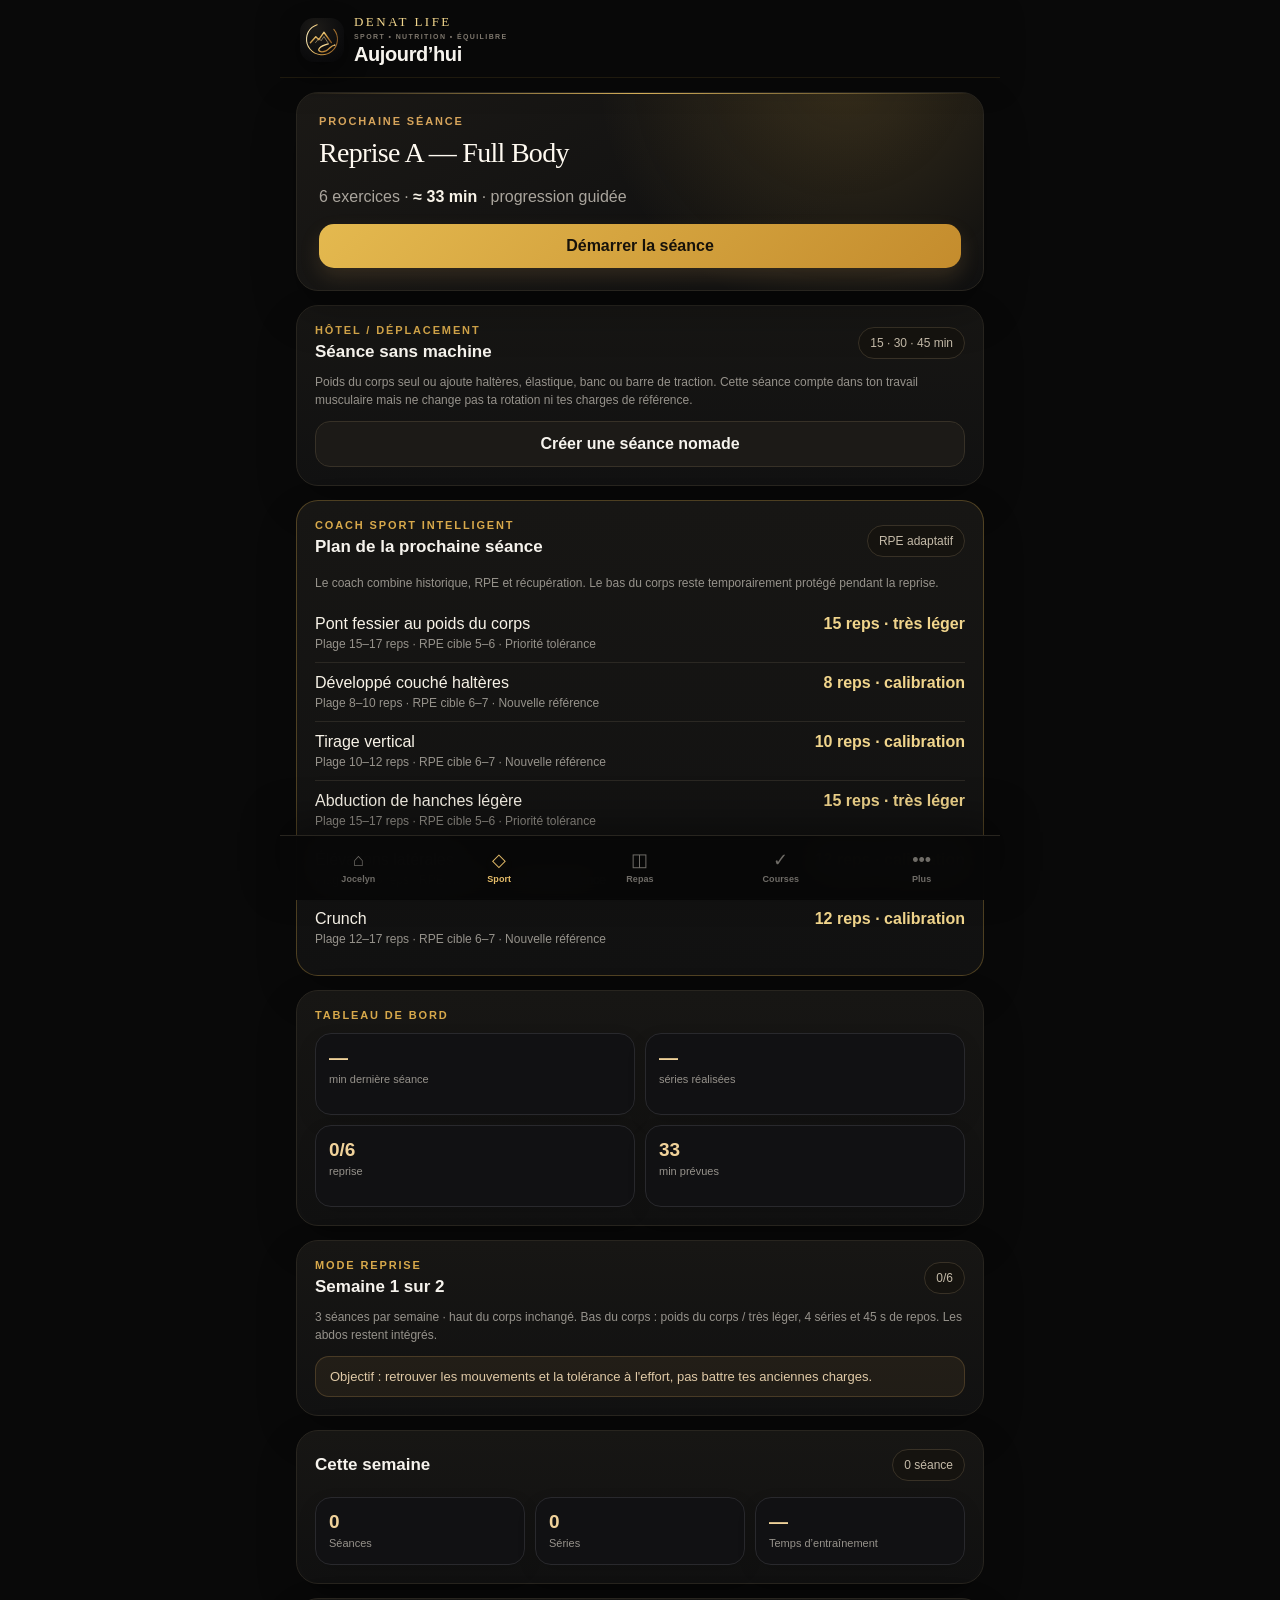
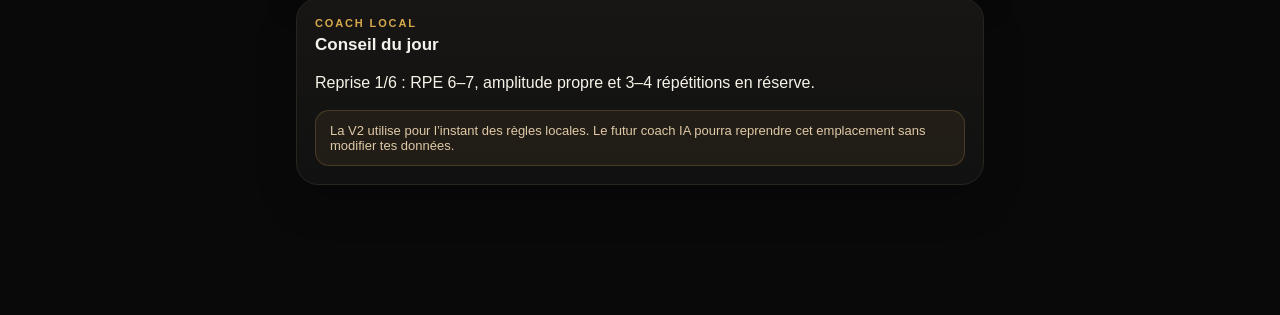
<file: index.html>
<!doctype html>
<html lang="fr">
<head>
  <meta charset="utf-8">
  <meta name="viewport" content="width=device-width, initial-scale=1, viewport-fit=cover">
  <meta name="theme-color" content="#0b0b0c">
  <meta name="apple-mobile-web-app-capable" content="yes">
  <meta name="apple-mobile-web-app-status-bar-style" content="black-translucent">
  <meta name="apple-mobile-web-app-title" content="Denat Life">
  <link rel="icon" href="brand-logo-v5.svg?v=43.2" type="image/svg+xml">
  <link rel="apple-touch-icon" sizes="192x192" href="icon-192.png?v=43.2">
  <link rel="manifest" href="manifest.json">
  <link rel="stylesheet" href="styles.css">
  <link rel="stylesheet" href="denat-life-theme.css">
  <link rel="stylesheet" href="meals-warm-v1.css">
  <link rel="stylesheet" href="brand-v11.css">
  <title>Denat Life — Sport, repas & quotidien</title>
</head>
<body>
  <div id="app">
    <header class="topbar"><div class="brand-lockup"><img class="brand-logo" src="brand-logo-v5.svg?v=43.2" alt="Denat Life"><div><div class="eyebrow">DENAT LIFE</div><div class="brand-tagline">SPORT • NUTRITION • ÉQUILIBRE</div><h1 id="screen-title">Sport</h1></div></div><button id="install-btn" class="ghost hidden" type="button">Installer</button></header>
    <main id="view" class="view"><section class="card"><div class="eyebrow">DENAT LIFE</div><p class="muted">Chargement de votre espace…</p></section></main>
    <nav class="tabbar" aria-label="Navigation principale"><button class="tab" data-route="settings"><span>⌂</span><small>Nous</small></button><button class="tab active" data-route="today"><span>◇</span><small>Sport</small></button><button class="tab" data-route="meals"><span>◫</span><small>Repas</small></button><button class="tab" data-route="courses"><span>✓</span><small>Courses</small></button><button class="tab" data-route="more"><span>•••</span><small>Plus</small></button></nav>
  </div>
  <div id="timer-sheet" class="sheet hidden" role="dialog" aria-modal="true"><div class="sheet-card"><div class="eyebrow">REPOS</div><div id="timer-value" class="timer-value">01:30</div><div class="timer-actions"><button id="timer-minus" class="secondary" type="button">−15 s</button><button id="timer-skip" class="primary" type="button">Terminer</button><button id="timer-plus" class="secondary" type="button">+15 s</button></div></div></div>
  <script src="cloud-state.js?v=43.2"></script><script src="boot.js?v=43.2"></script>
</body>
</html>
</file>
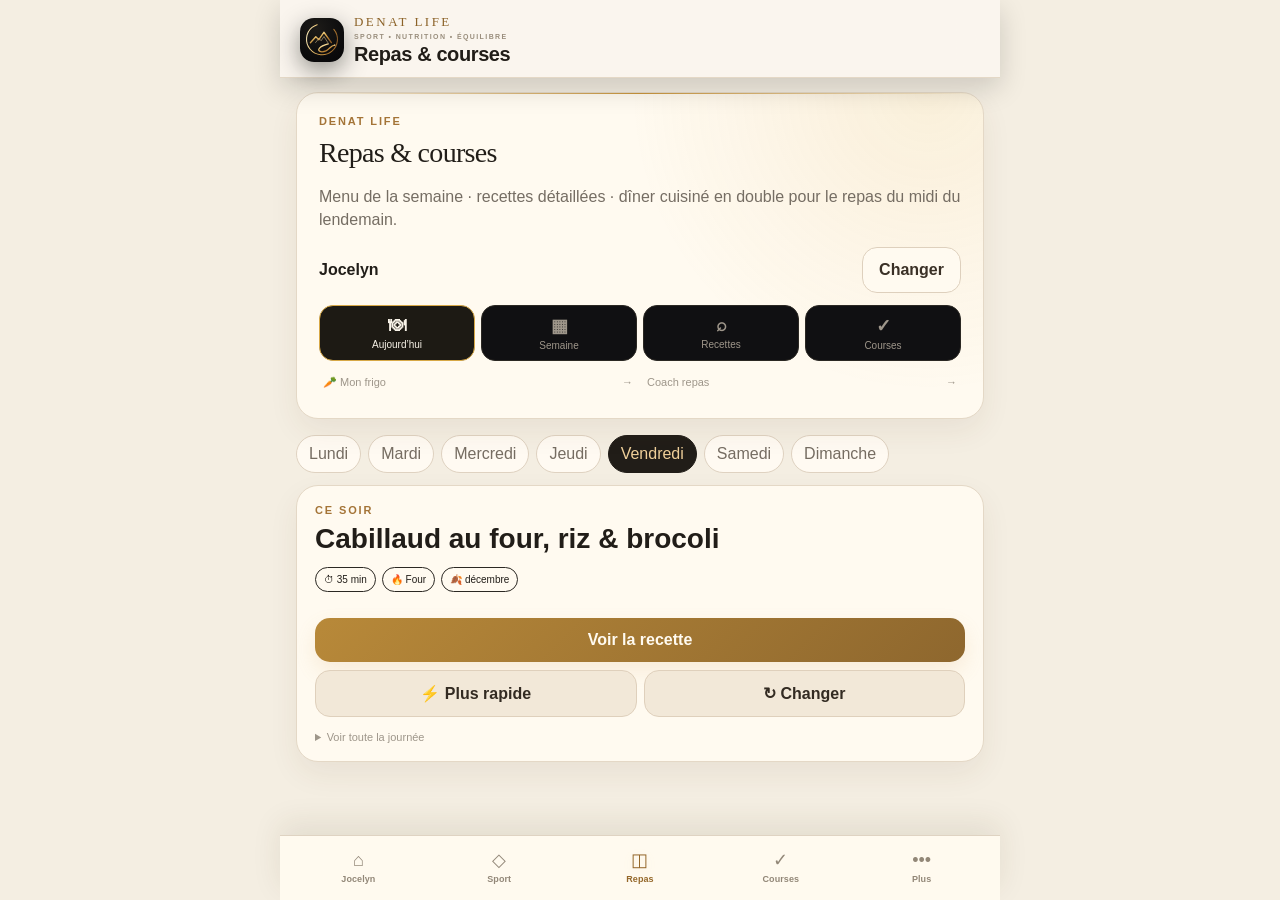
<file: repas/index.html>
<!doctype html><html lang="fr"><head><meta charset="utf-8"><meta name="viewport" content="width=device-width,initial-scale=1"><title>Denat Life — Repas & courses</title><link rel="icon" href="../brand-logo.svg" type="image/svg+xml"></head><body><script>const q=new URLSearchParams(location.search);q.set('view','meals');location.replace('../?'+q.toString());</script></body></html>
</file>
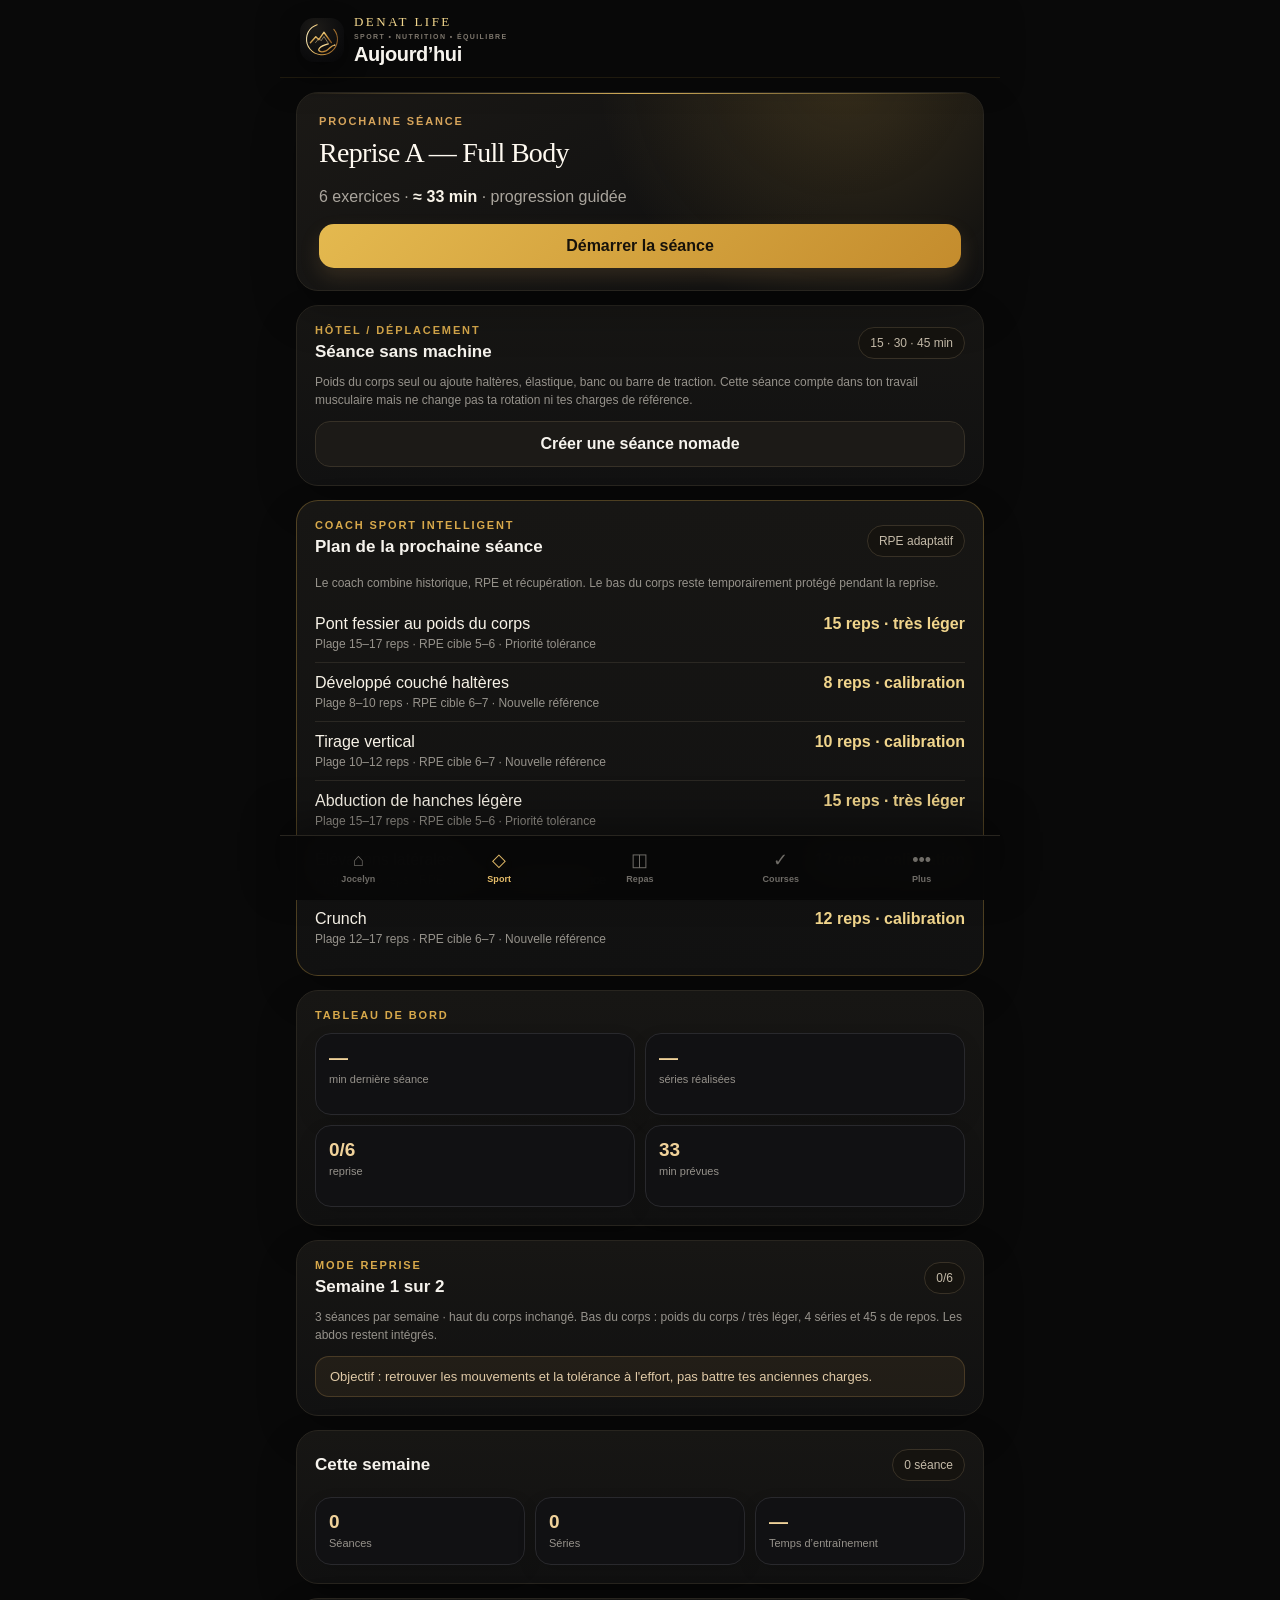
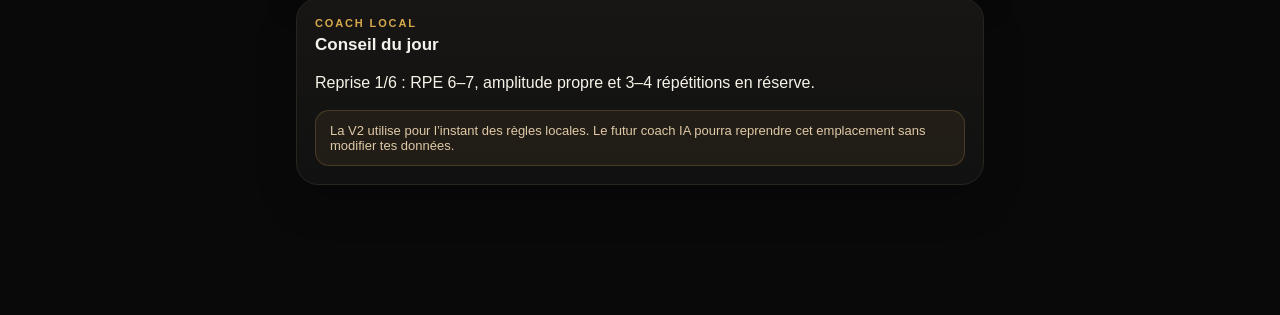
<file: sport/index.html>
<!doctype html><html lang="fr"><head><meta charset="utf-8"><meta name="viewport" content="width=device-width,initial-scale=1"><title>Denat Life — Sport</title><link rel="icon" href="../brand-logo.svg" type="image/svg+xml"></head><body><script>const q=new URLSearchParams(location.search);q.set('view','sport');location.replace('../?'+q.toString());</script></body></html>
</file>
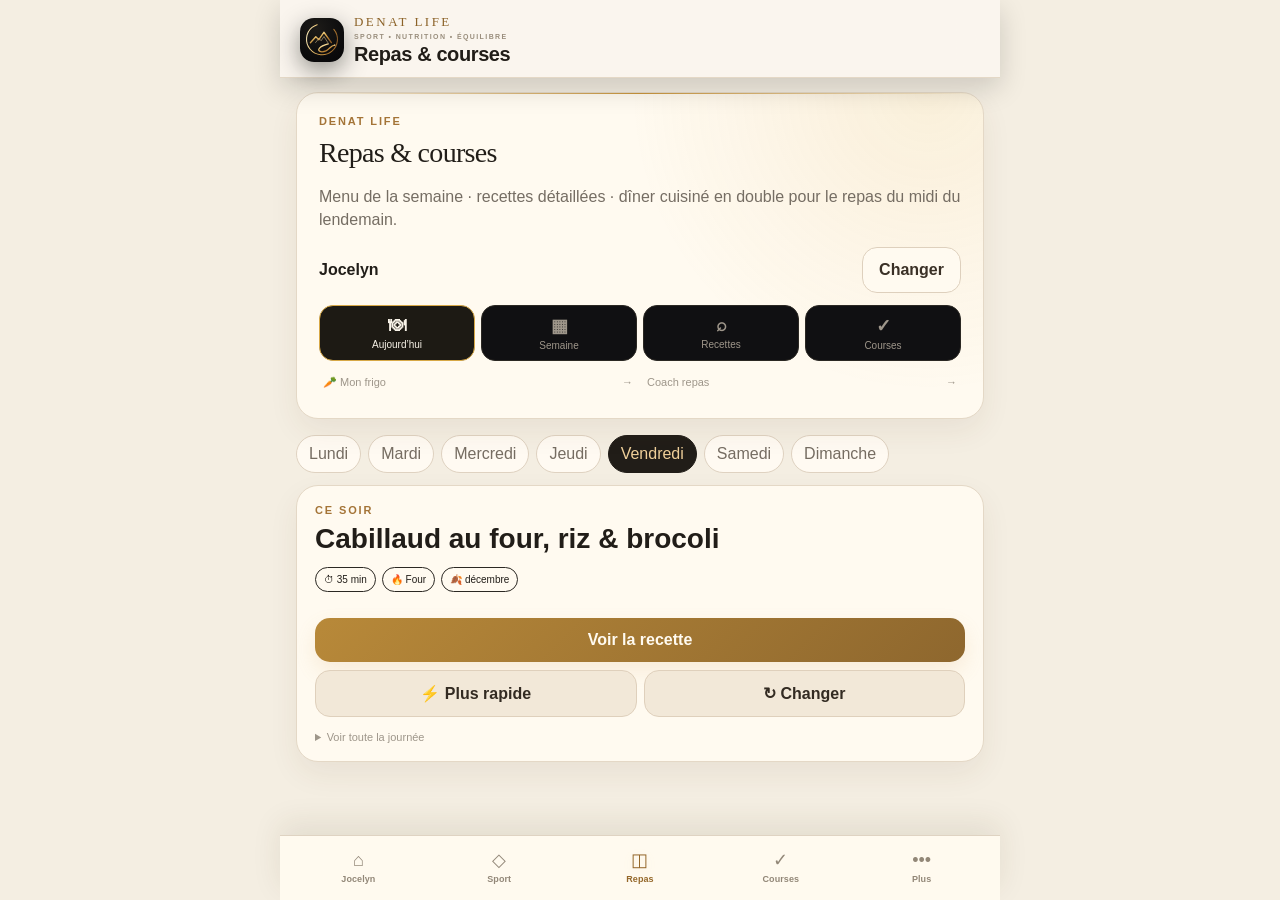
<file: repas.html>
<!doctype html><html lang="fr"><head><meta charset="utf-8"><meta name="viewport" content="width=device-width,initial-scale=1"><title>Denat Life — Repas & courses</title></head><body><script>const q=new URLSearchParams(location.search);q.set('view','meals');location.replace('./?'+q.toString());</script></body></html>
</file>
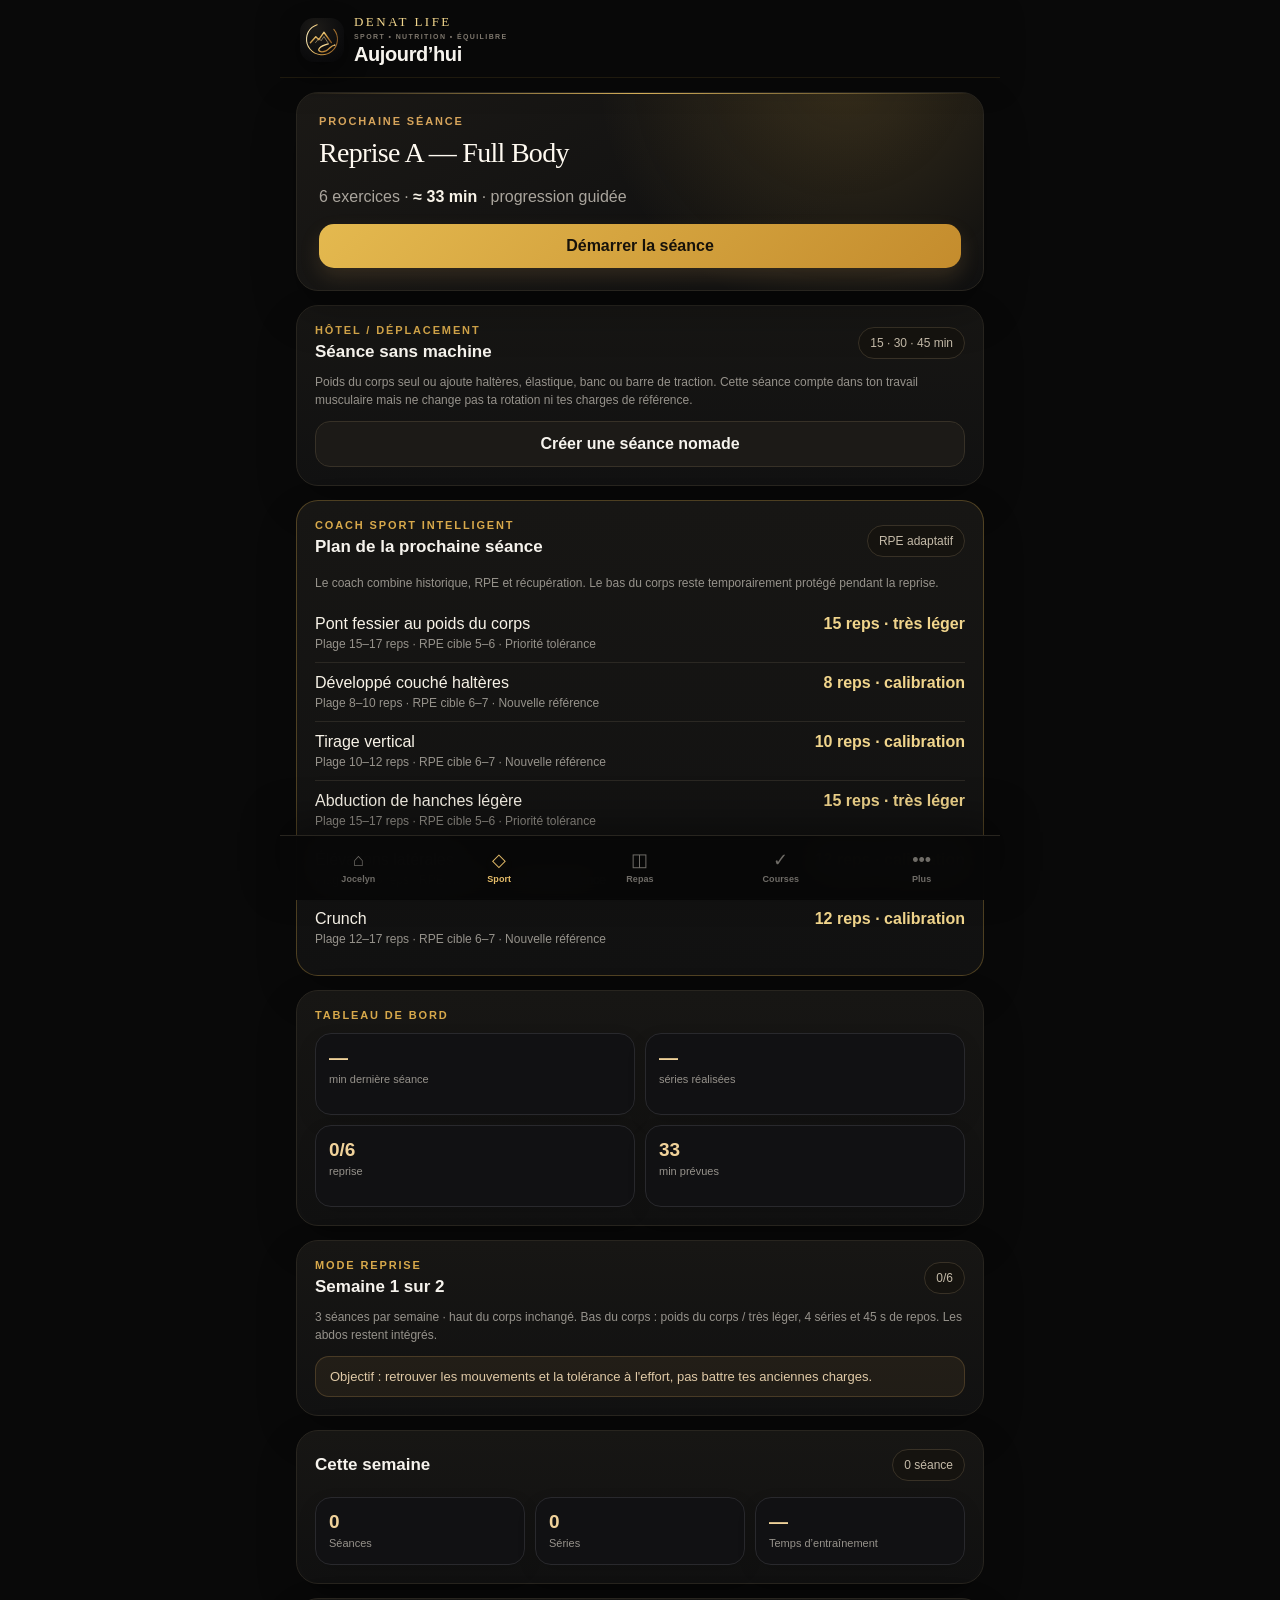
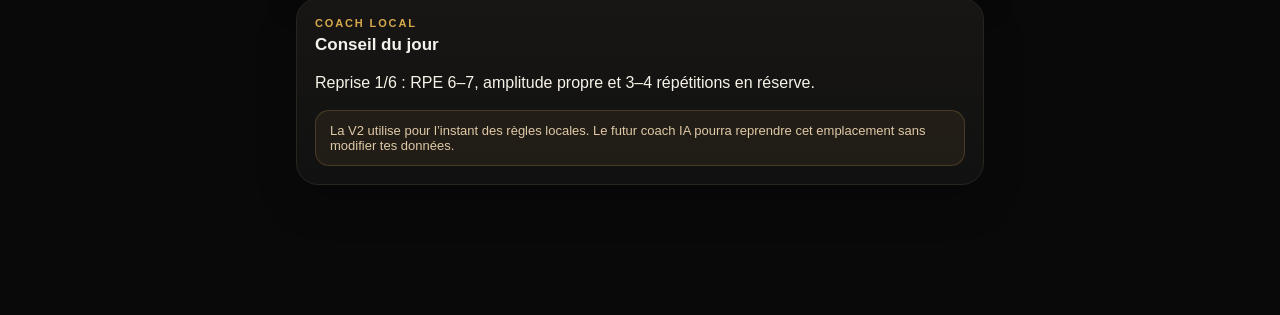
<file: sport.html>
<!doctype html><html lang="fr"><head><meta charset="utf-8"><meta name="viewport" content="width=device-width,initial-scale=1"><title>Denat Life — Sport</title></head><body><script>const q=new URLSearchParams(location.search);q.set('view','sport');location.replace('./?'+q.toString());</script></body></html>
</file>
<file: styles.css>
:root{
  --bg:#08111f;
  --panel:#111a28;
  --panel2:#162337;
  --text:#f7fbff;
  --muted:#98a7bb;
  --line:#26364b;
  --accent:#3b82f6;
  --accent2:#93c5fd;
  --danger:#e36f6f;
  --ok:#7ec995;
  --radius:22px;
  --safe-bottom:env(safe-area-inset-bottom, 0px);
}
*{box-sizing:border-box}
html,body{margin:0;background:var(--bg);color:var(--text);font-family:-apple-system,BlinkMacSystemFont,"SF Pro Display","Segoe UI",sans-serif}
body{min-height:100vh}
button,input,select,textarea{font:inherit}
button{cursor:pointer}
#app{max-width:720px;margin:0 auto;min-height:100vh;padding-bottom:calc(88px + var(--safe-bottom))}
.topbar{position:sticky;top:0;z-index:8;display:flex;justify-content:space-between;align-items:flex-end;padding:calc(18px + env(safe-area-inset-top,0px)) 20px 14px;background:linear-gradient(180deg,rgba(8,17,31,.98),rgba(8,17,31,.92),rgba(8,17,31,0));backdrop-filter:blur(10px)}
.brand-lockup{display:flex;align-items:center;gap:12px;min-width:0}.brand-logo{width:48px;height:48px;border-radius:14px;display:block;box-shadow:0 8px 22px rgba(0,0,0,.26);flex:0 0 auto}
.eyebrow{font-size:11px;letter-spacing:.18em;color:var(--accent2);font-weight:800}
h1{margin:3px 0 0;font-size:32px;line-height:1.05}
h2{font-size:22px;margin:0}
h3{font-size:17px;margin:0}
p{line-height:1.45}
.view{padding:8px 16px 28px}
.card{background:linear-gradient(180deg,var(--panel2),var(--panel));border:1px solid var(--line);border-radius:var(--radius);padding:18px;margin-bottom:14px;box-shadow:0 18px 44px rgba(0,0,0,.16)}
.hero{padding:22px}
.hero-title{font-size:28px;font-weight:800;margin:10px 0 6px}
.muted{color:var(--muted)}
.stat-grid{display:grid;grid-template-columns:repeat(3,1fr);gap:10px;margin-top:16px}
.stat{background:#0b1422;border:1px solid var(--line);border-radius:16px;padding:13px}
.stat b{display:block;font-size:19px}
.stat span{font-size:11px;color:var(--muted)}
.primary,.secondary,.ghost,.danger{border:0;border-radius:15px;padding:13px 16px;font-weight:750}
.primary{background:var(--accent);color:white}
.secondary{background:#1b2a40;color:var(--text);border:1px solid #314764}
.ghost{background:transparent;color:var(--text);border:1px solid var(--line)}
.danger{background:rgba(227,111,111,.14);color:#ffaaaa;border:1px solid rgba(227,111,111,.32)}
.hidden{display:none!important}
.full{width:100%}
.row{display:flex;align-items:center;justify-content:space-between;gap:12px}
.stack{display:flex;flex-direction:column;gap:10px}
.pill{display:inline-flex;align-items:center;gap:7px;border:1px solid var(--line);background:#0b1422;border-radius:999px;padding:8px 11px;color:var(--muted);font-size:12px}
.list-item{display:flex;justify-content:space-between;align-items:center;gap:14px;padding:14px 0;border-bottom:1px solid var(--line)}
.list-item:last-child{border-bottom:0}
.exercise-title{font-weight:760}
.exercise-meta{font-size:12px;color:var(--muted);margin-top:4px}
.tabbar{position:fixed;bottom:0;left:50%;transform:translateX(-50%);z-index:12;width:min(720px,100%);display:grid;grid-template-columns:repeat(4,1fr);padding:9px 8px calc(9px + var(--safe-bottom));background:rgba(10,19,33,.96);border-top:1px solid var(--line);backdrop-filter:blur(18px)}
.tab{border:0;background:transparent;color:#6f8096;display:flex;flex-direction:column;align-items:center;gap:3px;padding:7px 4px}
.tab span{font-size:18px}
.tab small{font-size:10px}
.tab.active{color:var(--accent2)}
.field{display:flex;flex-direction:column;gap:7px}
.field label{font-size:12px;color:var(--muted)}
input,select,textarea{width:100%;background:#0b1422;color:var(--text);border:1px solid var(--line);border-radius:14px;padding:13px;outline:none}
input:focus,select:focus,textarea:focus{border-color:var(--accent)}
.form-grid{display:grid;grid-template-columns:1fr 1fr;gap:10px}
.set-row{display:grid;grid-template-columns:38px 1fr 1fr 1fr 44px;gap:8px;align-items:center;padding:8px 0}
.set-row .num{width:34px;height:34px;border-radius:50%;display:grid;place-items:center;background:#1b2a40;color:var(--muted);font-size:12px}
.set-row input{padding:11px 8px;text-align:center}
.set-row .check{width:42px;height:42px;border-radius:12px;border:1px solid var(--line);background:#0b1422;color:var(--muted)}
.set-row .check.done{background:var(--ok);color:#08150c;border-color:transparent}
.exercise-card{padding:15px;margin-bottom:12px;border:1px solid var(--line);border-radius:18px;background:#0f1928}
.progress-wrap{height:190px;margin-top:12px}
canvas{width:100%;height:100%;display:block}
.kpi{font-size:28px;font-weight:850}
.badge-ok{color:var(--ok)}
.badge-warn{color:var(--accent2)}
.sheet{position:fixed;inset:0;z-index:40;background:rgba(0,0,0,.68);display:flex;align-items:flex-end;justify-content:center;padding:16px 16px calc(16px + var(--safe-bottom))}
.sheet-card{width:min(680px,100%);border:1px solid var(--line);border-radius:28px;background:#101b2b;padding:26px;text-align:center}
.timer-value{font-variant-numeric:tabular-nums;font-size:62px;font-weight:850;margin:16px 0}
.timer-actions{display:grid;grid-template-columns:1fr 1.2fr 1fr;gap:8px}
.notice{padding:12px 14px;border-radius:14px;background:rgba(59,130,246,.10);border:1px solid rgba(59,130,246,.28);color:#cfe3ff;font-size:13px}
.small{font-size:12px}
.empty{text-align:center;padding:30px 12px;color:var(--muted)}
.segment{display:grid;grid-template-columns:repeat(3,1fr);gap:6px;background:#0b1422;border:1px solid var(--line);padding:5px;border-radius:15px}
.segment button{border:0;background:transparent;color:var(--muted);padding:9px;border-radius:11px}
.segment button.active{background:#20324a;color:var(--text)}
hr{border:0;border-top:1px solid var(--line);margin:16px 0}
@media(max-width:420px){
  .brand-logo{width:42px;height:42px;border-radius:12px}
  h1{font-size:29px}
  .stat-grid{grid-template-columns:1fr 1fr}
  .set-row{grid-template-columns:30px 1fr 1fr 1fr 40px;gap:5px}
  .form-grid{grid-template-columns:1fr}
}
</file>
<file: denat-life-theme.css>
:root{
  --bg:#0b0b0c;
  --panel:#151517;
  --panel2:#1c1c1f;
  --text:#f6f3ed;
  --muted:#95928c;
  --line:#2b2b2f;
  --accent:#d6a45b;
  --accent2:#f0d29a;
  --gold:#d6a45b;
  --danger:#e36f6f;
  --ok:#7ec995;
}
html,body{background:radial-gradient(circle at top,#171719 0%,#0b0b0c 48%,#080809 100%)!important;color:var(--text)!important}
body{background-attachment:fixed!important}
#app{background:transparent!important}
.topbar{align-items:center!important;background:linear-gradient(180deg,rgba(11,11,12,.98),rgba(11,11,12,.94),rgba(11,11,12,.78))!important;border-bottom:1px solid rgba(214,164,91,.08)!important;box-shadow:0 10px 28px rgba(0,0,0,.16)!important;backdrop-filter:blur(18px)!important;padding-bottom:12px!important}
.brand-lockup{gap:11px!important}.brand-logo{width:48px!important;height:48px!important;border-radius:15px!important;box-shadow:0 10px 26px rgba(0,0,0,.36)!important}.eyebrow{font-size:11px!important;letter-spacing:.17em!important;color:var(--accent)!important;font-weight:850!important}.brand-tagline{font-size:8px!important;letter-spacing:.24em!important;color:#8f8a82!important;font-weight:800!important;margin-top:3px!important}.topbar h1{font-size:24px!important;line-height:1.1!important;font-weight:760!important;color:#f6f3ed!important;margin-top:5px!important}
.view{padding-top:14px!important}
.card{background:linear-gradient(180deg,#1b1b1e,#141416)!important;border:1px solid #29292d!important;box-shadow:0 18px 42px rgba(0,0,0,.20)!important;border-radius:22px!important}
.hero{background:linear-gradient(145deg,#202024 0%,#171719 68%,#111113 100%)!important;border:1px solid rgba(214,164,91,.18)!important;color:#f6f3ed!important;box-shadow:0 20px 44px rgba(0,0,0,.26)!important;position:relative!important;overflow:hidden!important}
.hero:before{content:"";position:absolute;left:0;right:0;top:0;height:3px;background:linear-gradient(90deg,#8b6232,#d6a45b,#f0d29a,#8b6232)}
.hero .eyebrow{color:#d6a45b!important}.hero .muted,.hero p{color:#aaa59d!important}.hero .hero-title,.hero h2,.hero h3{color:#fffaf1!important}.hero .ff-switch{background:#111113!important;border-color:#2b2b2f!important}.hero .ff-switch button{color:#a8a49d!important}.hero .ff-switch button.active{background:linear-gradient(135deg,#d6a45b,#b98544)!important;color:#17120b!important;box-shadow:0 6px 16px rgba(214,164,91,.18)!important}
.primary{background:linear-gradient(135deg,#d6a45b,#b98544)!important;color:#17120b!important;box-shadow:0 9px 20px rgba(214,164,91,.16)!important}.secondary{background:#242428!important;color:#f6f3ed!important;border:1px solid #343439!important}.ghost{background:#141416!important;color:#ece7de!important;border:1px solid #303035!important}.danger{background:rgba(227,111,111,.12)!important;color:#ffaaaa!important;border:1px solid rgba(227,111,111,.28)!important}
.stat,.exercise-card,.ff-insight,.ff-warm,.ff-portion,.ff-budget>div{background:#111113!important;border-color:#29292d!important;color:#f6f3ed!important;box-shadow:0 8px 20px rgba(0,0,0,.10)!important}.stat b,.kpi{color:#f0d29a!important}.stat span,.exercise-meta,.muted,.small{color:#96928b!important}.pill{background:#111113!important;border-color:#2e2e33!important;color:#aaa59d!important}.notice{background:rgba(214,164,91,.08)!important;border-color:rgba(214,164,91,.22)!important;color:#dfc9a6!important}
input,select,textarea{background:#0f0f11!important;color:#f6f3ed!important;border-color:#2d2d31!important}input:focus,select:focus,textarea:focus{border-color:#d6a45b!important;box-shadow:0 0 0 3px rgba(214,164,91,.08)!important}
.set-row .num{background:#252529!important;color:#a19c94!important}.set-row .check{background:#111113!important;border-color:#303035!important}.set-row .check.done{background:#7ec995!important;color:#08150c!important}
.segment,.ff-switch{background:#111113!important;border-color:#2b2b2f!important}.segment button,.ff-switch button{color:#98948d!important}.segment button.active,.ff-switch button.active{background:#26262a!important;color:#f0d29a!important;box-shadow:inset 0 0 0 1px rgba(214,164,91,.18)!important}
.ff-days button{background:#121214!important;border-color:#2d2d31!important;color:#9d9992!important}.ff-days button.active{background:linear-gradient(135deg,#d6a45b,#b98544)!important;color:#17120b!important;border-color:transparent!important}.ff-shop{border-color:#27272b!important}.ff-shop.done span{color:#68655f!important}.ff-price{color:#f0d29a!important}.ff-program-main .ff-thumb,.ff-thumb{background:#151517!important;border-color:#2e2e33!important;color:#d6a45b!important}
.ff-modal{background:rgba(0,0,0,.70)!important}.ff-modal-card,.sheet-card{background:#171719!important;color:#f6f3ed!important;border-color:#303035!important}.ff-modal-visual{background:#111113!important;border-color:#2f2f34!important;color:#d6a45b!important}
.tabbar{grid-template-columns:repeat(5,1fr)!important;background:rgba(14,14,16,.97)!important;border-top:1px solid #2b2b2f!important;box-shadow:0 -12px 28px rgba(0,0,0,.26)!important}.tab{color:#6f6c67!important}.tab span{font-size:19px!important}.tab.active{color:#f0d29a!important}.tab.active span{filter:drop-shadow(0 3px 5px rgba(214,164,91,.16))}.tab small{font-weight:680!important}
.ff-sync-status{color:#8f8b84!important}.row h3,h2,h3{color:#f6f3ed!important}.ff-week{border-color:#28282c!important}
@media(max-width:420px){.brand-logo{width:44px!important;height:44px!important;border-radius:13px!important}.topbar h1{font-size:22px!important}.brand-tagline{font-size:7px!important}.card{border-radius:19px!important}.tab small{font-size:8.5px!important}}
</file>
<file: meals-warm-v1.css>
body.meals-theme{background:#f4efe6!important;color:#211d18!important}
body.meals-theme .topbar{background:#f8f3eb!important;border-color:#e4d8c7!important}
body.meals-theme .topbar h1,body.meals-theme h2,body.meals-theme h3{color:#211d18!important}
body.meals-theme .card,body.meals-theme .hero{background:#fffaf1!important;border-color:#e4d8c7!important;color:#211d18!important}
body.meals-theme .hero .hero-title,body.meals-theme .hero h2,body.meals-theme .hero h3{color:#211d18!important}
body.meals-theme .hero p,body.meals-theme .hero .muted,body.meals-theme .muted,body.meals-theme .small{color:#756d63!important}
body.meals-theme .eyebrow{color:#a47437!important}
body.meals-theme .ff-switch,body.meals-theme .hero .ff-switch{background:#f2eadf!important;border-color:#e2d5c4!important}
body.meals-theme .ff-switch button,body.meals-theme .hero .ff-switch button{color:#756c61!important}
body.meals-theme .ff-switch button.active,body.meals-theme .hero .ff-switch button.active{background:#211d18!important;color:#f4d7a2!important}
body.meals-theme .ff-days button{background:#fffaf2!important;border-color:#dfd2c1!important;color:#766d62!important}
body.meals-theme .ff-days button.active{background:#211d18!important;color:#f0d09a!important;border-color:#211d18!important}
body.meals-theme .ff-portion,body.meals-theme .ff-budget>div{background:#fffdf8!important;border-color:#e5d9c9!important;color:#211d18!important}
body.meals-theme .ff-portion b,body.meals-theme .ff-price{color:#9a692f!important}
body.meals-theme .pill{background:#f5ecdf!important;border-color:#e4d5c0!important;color:#765d3b!important}
body.meals-theme .notice{background:#f7eddd!important;border-color:#e4cfad!important;color:#72552e!important}
body.meals-theme .ghost{background:#fffaf2!important;color:#3b332b!important;border-color:#dfd2c1!important}
body.meals-theme .tabbar{background:#fffaf2!important;border-color:#e1d5c5!important}
body.meals-theme .tab{color:#8a8176!important}body.meals-theme .tab.active{color:#9b6b2f!important}

body.meals-theme .ff-recipe-card{background:#fffaf1!important;border-color:#dfd2c1!important;color:#211d18!important}
body.meals-theme .ff-recipe-step{border-color:#e5d9c9!important;color:#211d18!important}
body.meals-theme .ff-recipe-step:before{background:#211d18!important;color:#f0d09a!important}
body.meals-theme .ff-shop-cat{color:#9a692f!important;border-color:#e5d9c9!important}
body.meals-theme .ff-recipe-list{color:#3b332b!important}
</file>
<file: brand-v11.css>
/* Denat Life V11 — Cercle & Chemin */
:root{
  --bg:#090909;--panel:#121212;--panel2:#181715;--text:#f8f3e8;--muted:#9e968a;
  --line:#2b2823;--accent:#d7a846;--accent2:#f1d58c;--gold:#d7a846;
  --cream:#f5efe4;--cream2:#fffaf0;--ink:#211d18;--warmline:#e5d8c5;
  --radius:22px;
}
html,body{background:#090909!important}
body{font-family:-apple-system,BlinkMacSystemFont,"SF Pro Text","Segoe UI",sans-serif!important}
.topbar{padding-top:calc(14px + env(safe-area-inset-top,0px))!important;background:rgba(9,9,9,.92)!important;border-bottom:1px solid rgba(215,168,70,.11)!important}
.brand-lockup{gap:10px!important}.brand-logo{width:44px!important;height:44px!important;border-radius:14px!important;box-shadow:0 8px 24px rgba(0,0,0,.42)!important}
.brand-lockup .eyebrow{font-family:Georgia,"Times New Roman",serif!important;font-size:13px!important;letter-spacing:.19em!important;color:#f1d58c!important;font-weight:500!important}
.brand-tagline{font-size:7px!important;letter-spacing:.20em!important;color:#7e776d!important}
.topbar h1{font-size:20px!important;font-weight:720!important;letter-spacing:-.02em!important;margin-top:3px!important}
.card{border-radius:22px!important;border-color:#28251f!important;background:linear-gradient(180deg,#171614,#111111)!important}
.hero{background:radial-gradient(circle at 80% -10%,rgba(215,168,70,.18),transparent 42%),linear-gradient(150deg,#1b1916,#101010 72%)!important}
.hero:before{height:1px!important;background:linear-gradient(90deg,transparent,#e0b85e,transparent)!important}
.hero-title{font-family:Georgia,"Times New Roman",serif!important;font-weight:500!important;letter-spacing:-.025em!important}
.primary{background:linear-gradient(135deg,#e4b94f,#c48c2d)!important;color:#17120a!important;border:0!important}
.secondary{background:#1c1a17!important;border-color:#373127!important}.ghost{background:transparent!important;border-color:#35312a!important}
.eyebrow{color:#d8a94b!important}.pill{border-color:#383126!important;background:#15130f!important;color:#c5bba9!important}
.tabbar{padding-top:7px!important;background:rgba(8,8,8,.96)!important;border-top:1px solid #28251f!important;box-shadow:0 -16px 38px rgba(0,0,0,.35)!important}
.tab{gap:4px!important;min-width:0!important}.tab span{font-size:18px!important;line-height:20px!important}.tab small{font-size:9px!important;letter-spacing:.01em!important}.tab.active{color:#e6bd69!important}
.dl-brand-hero{display:grid;grid-template-columns:76px 1fr;gap:15px;align-items:center}.dl-brand-hero img{width:76px;height:76px;border-radius:23px;box-shadow:0 16px 34px rgba(0,0,0,.36)}.dl-brand-name{font-family:Georgia,"Times New Roman",serif;font-size:25px;letter-spacing:.08em;color:#f6e3b2}.dl-brand-sub{font-size:9px;letter-spacing:.16em;color:#9e968a;margin-top:5px}
.dl-more-grid{display:grid;grid-template-columns:1fr 1fr;gap:10px}.dl-more-item{padding:16px;border-radius:18px;border:1px solid var(--line);background:#111;cursor:pointer}.dl-more-item b{display:block;color:#f1d58c;margin-bottom:5px}.dl-more-item span{font-size:11px;color:var(--muted);line-height:1.35}

/* Repas, recettes et courses : ivoire premium */
body.meals-theme{background:#f4eee2!important;color:var(--ink)!important}
body.meals-theme .topbar{background:rgba(250,246,238,.94)!important;border-bottom-color:#e4d8c6!important}
body.meals-theme .brand-lockup .eyebrow{color:#8c6228!important}body.meals-theme .brand-tagline{color:#9a8e7d!important}
body.meals-theme .card,body.meals-theme .hero{background:#fffaf0!important;border-color:#e4d8c6!important;box-shadow:0 12px 30px rgba(83,61,31,.07)!important}
body.meals-theme .hero{background:radial-gradient(circle at 92% 0,rgba(215,168,70,.13),transparent 42%),#fffaf0!important}
body.meals-theme .hero:before{background:linear-gradient(90deg,transparent,#c9953b,transparent)!important}
body.meals-theme .hero-title{color:#211d18!important}
body.meals-theme .primary{background:linear-gradient(135deg,#b88939,#8e672e)!important;color:#fffaf0!important}
body.meals-theme .secondary{background:#f2e8d8!important;color:#332b22!important;border-color:#dfd0bc!important}
body.meals-theme .ghost{background:#fffaf0!important;color:#3a3026!important;border-color:#ded0bd!important}
body.meals-theme .tabbar{background:rgba(255,250,240,.97)!important;border-color:#dfd3c2!important;box-shadow:0 -12px 30px rgba(70,50,25,.09)!important}
body.meals-theme .tab{color:#928777!important}body.meals-theme .tab.active{color:#946729!important}
body.meals-theme .ff-price{font-family:Georgia,"Times New Roman",serif!important;color:#8f6329!important}
body.meals-theme .ff-shop{padding:13px 2px!important}
body.meals-theme .ff-shop input{accent-color:#9a6d2e!important}
body.meals-theme .ff-recipe-card{border-radius:28px 28px 18px 18px!important;box-shadow:0 -12px 50px rgba(52,38,20,.16)!important}
body.meals-theme .ff-recipe-card h2{font-family:Georgia,"Times New Roman",serif!important;font-weight:500!important;font-size:25px!important}
body.meals-theme .ff-shop-cat{color:#946729!important;font-size:10px!important;letter-spacing:.16em!important}

/* Coach sport */
.dl-coach-card,.dl-coach-live{border-color:rgba(215,168,70,.30)!important}
.dl-coach-target{font-family:Georgia,"Times New Roman",serif!important;font-weight:500!important;color:#f1d58c!important}
.dl-coach-apply{background:linear-gradient(135deg,#e4b94f,#c48c2d)!important;color:#17120a!important}

@media(max-width:380px){.dl-more-grid{grid-template-columns:1fr}.dl-brand-hero{grid-template-columns:62px 1fr}.dl-brand-hero img{width:62px;height:62px;border-radius:19px}.dl-brand-name{font-size:21px}}

body.meals-theme .ff-pref-chip{color:#3a3026!important;border-color:#ddcfbb!important;background:#fffaf0!important}
body.meals-theme .ff-pref-empty{color:#817667!important}
</file>
